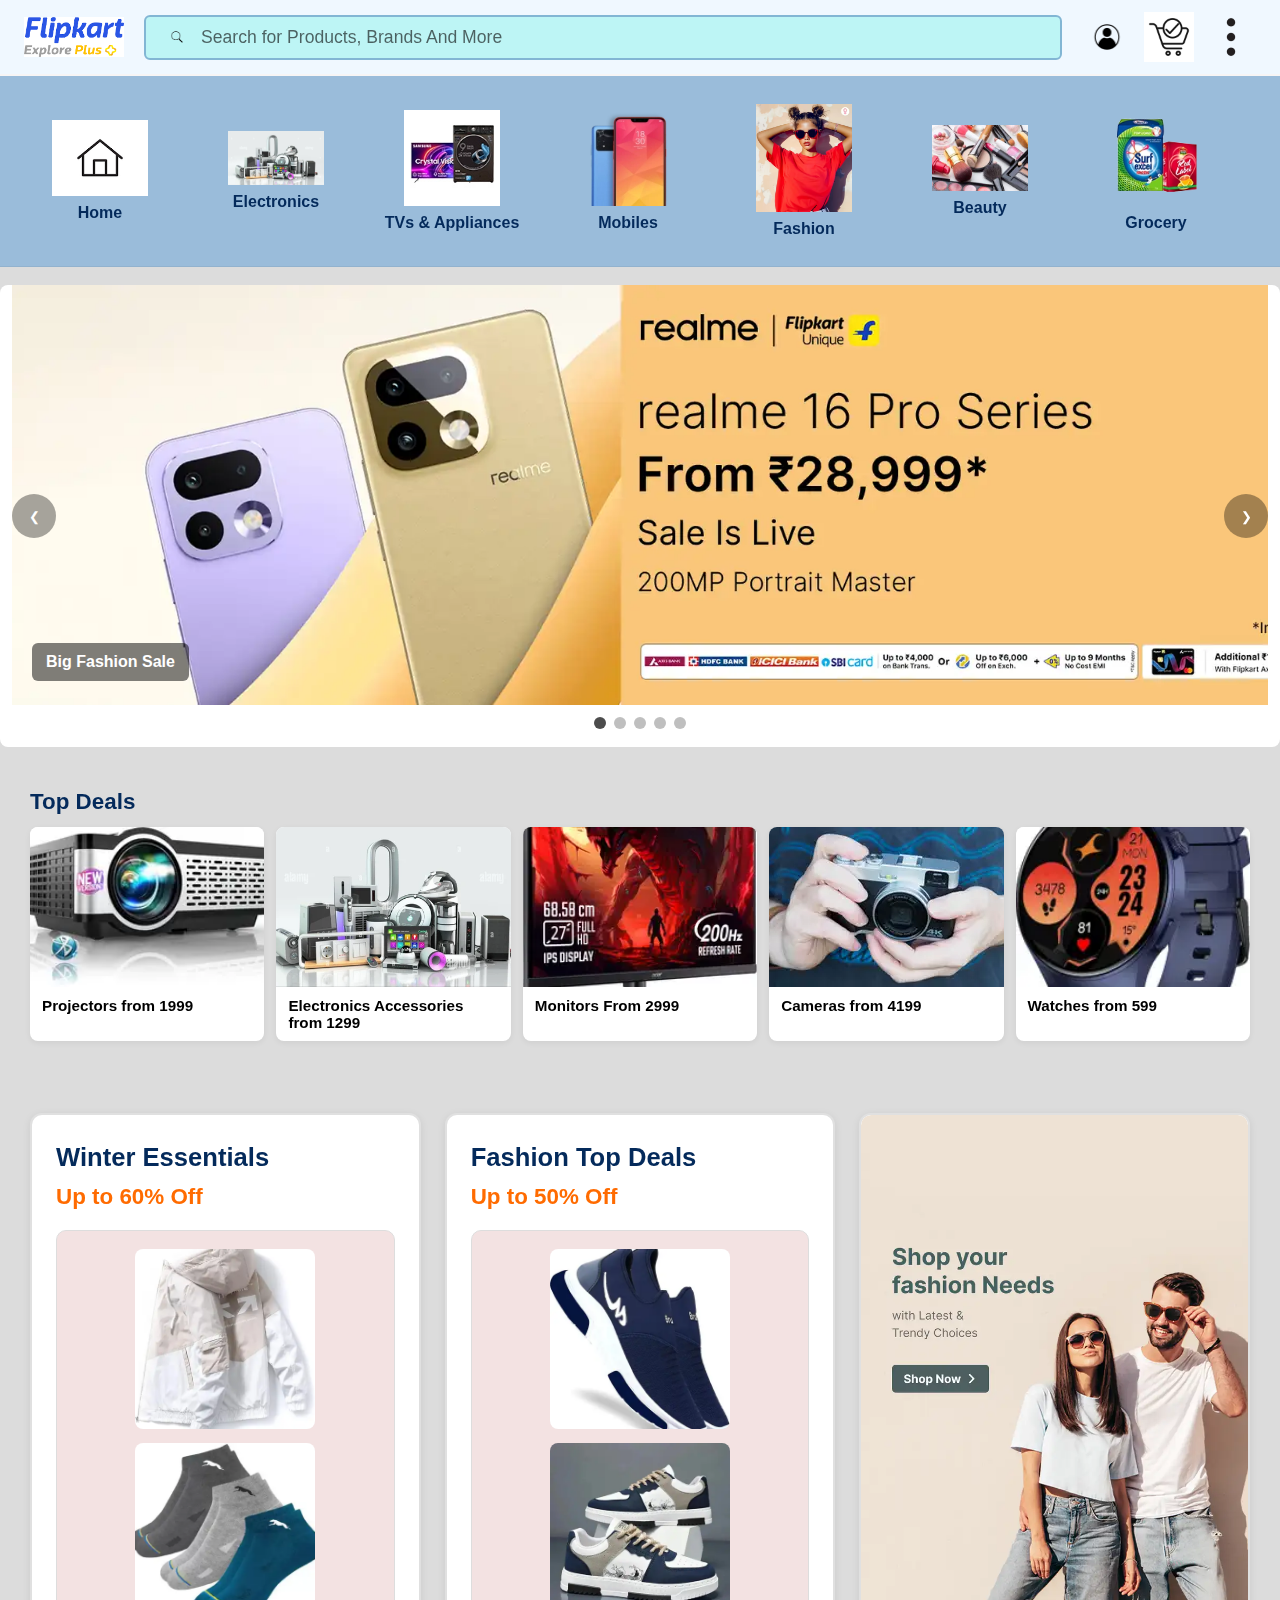
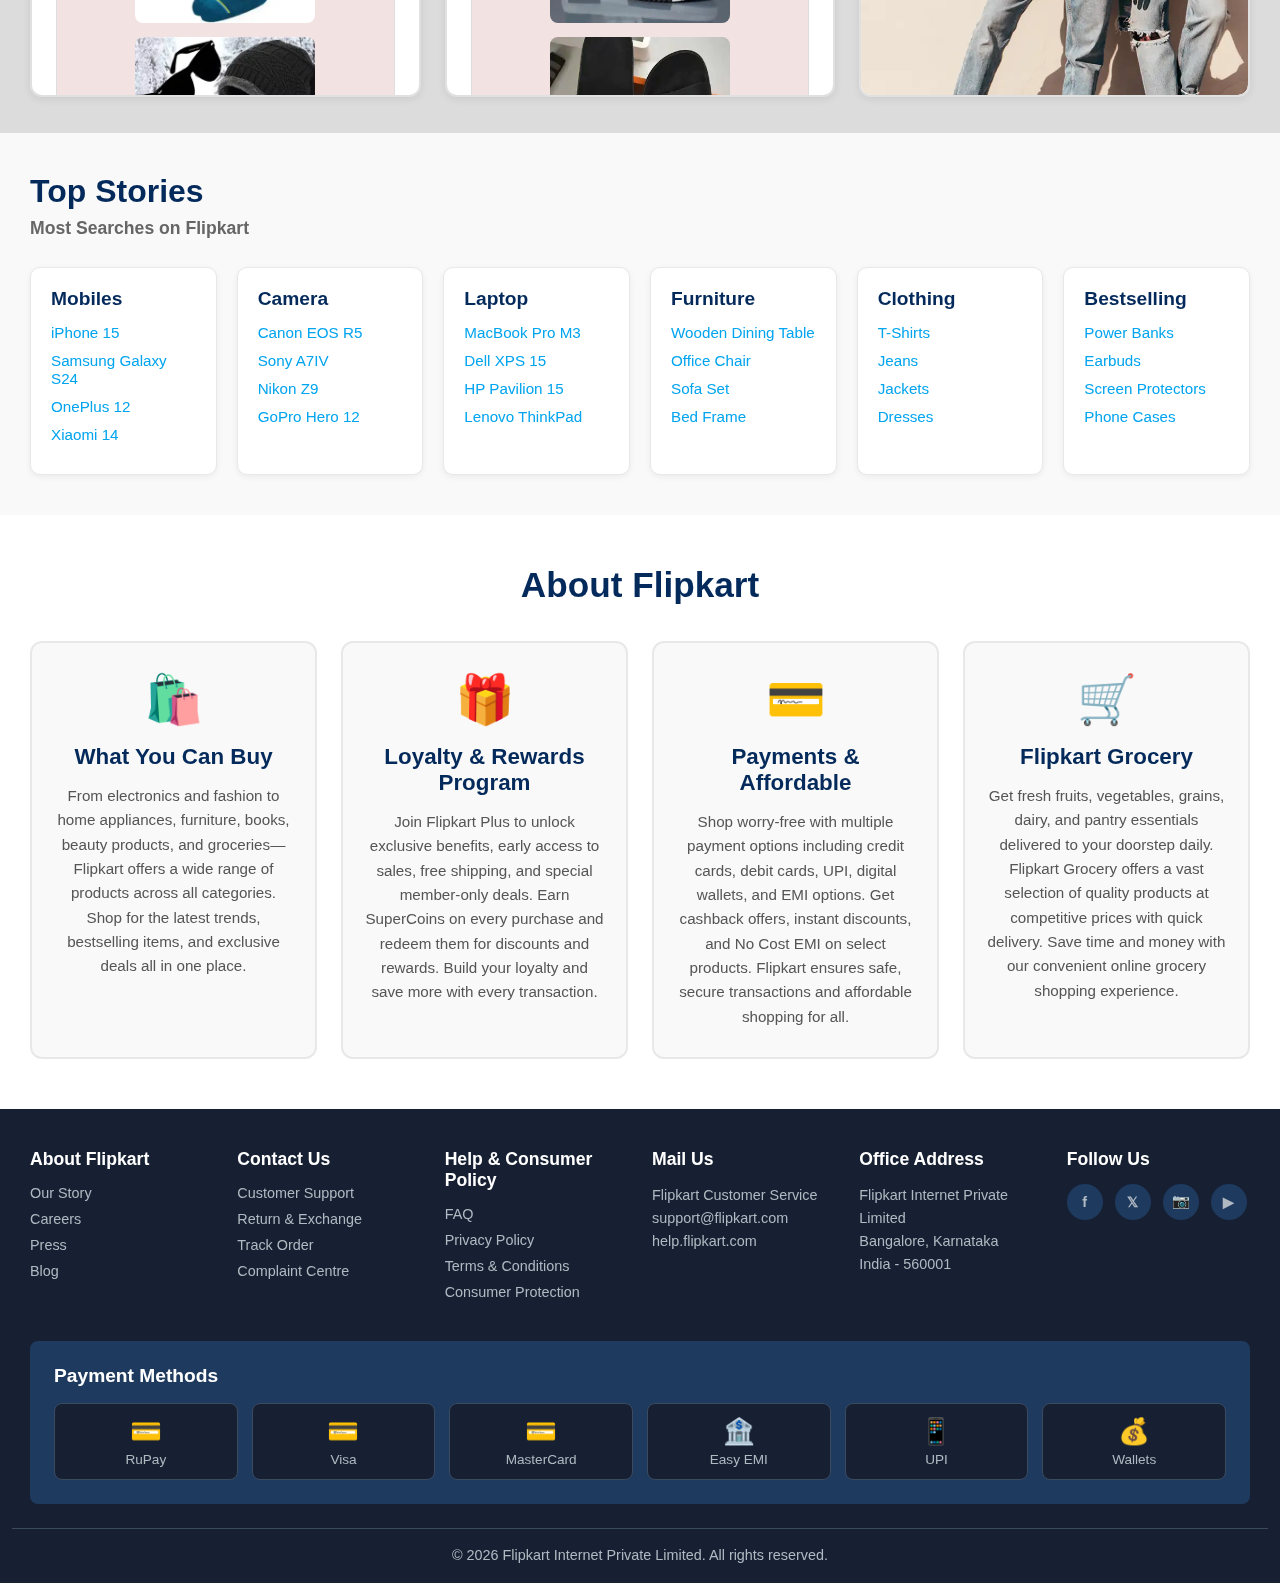
<file: index.html>
<!DOCTYPE html>
<html lang="en">
<head>
    <meta charset="UTF-8">
    <meta name="viewport" content="width=device-width, initial-scale=1.0">
    <title>Flipkart</title>
    <link rel="stylesheet" href="style.css">
</head>
<body>
    <header class="header">
        <img class="logo" src="assets/flip.png" alt="flipkart logo">
        <div class="search">
            <img class="search-icon" src="assets/search.png" alt="search icon">
            <span>Search for Products, Brands And More</span>
        </div>
        <div class="icons">
            <img class="icon" src="assets/login.png" alt="login icon">
            <img class="icon" src="assets/cart1.webp" alt="cart icon">
            <img class="icon" src="assets/more.png" alt="more icon">
        </div>
    </header>
    <nav class="menu" aria-label="Main menu">
        <a class="menu-item" href="#"><img class="menu-icon" src="assets/home.png" alt="home">Home</a>
        <a class="menu-item" href="#"><img class="menu-icon" src="assets/electronics.webp" alt="electronics">Electronics</a>
        <a class="menu-item" href="#"><img class="menu-icon" src="assets/tv%20appl.webp" alt="tv appliances">TVs & Appliances</a>
        <a class="menu-item" href="#"><img class="menu-icon" src="assets/mobiles.webp" alt="mobiles">Mobiles</a>
        <a class="menu-item" href="#"><img class="menu-icon" src="assets/fashion.avif" alt="fashion">Fashion</a>
        <a class="menu-item" href="#"><img class="menu-icon" src="assets/beauty.jpg" alt="beauty">Beauty</a>
        <a class="menu-item" href="#"><img class="menu-icon" src="assets/grocery.webp" alt="grocery">Grocery</a>
        <a class="menu-item" href="#"><img class="menu-icon" src="assets/offer.png" alt="offers">Offers</a>
    </nav>

    <section class="slideshow" aria-label="Homepage slideshow">
        <div class="slides">
            <div class="slide active">
                <img src="assets/slide1.webp" alt="Slide 1">
                <div class="caption">Big Fashion Sale</div>
            </div>
            <div class="slide">
                <img src="assets/slide3.webp" alt="Slide 2">
                <div class="caption">Up to 50% Off</div>
            </div>
            <div class="slide">
                <img src="assets/slide2.webp" alt="Slide 3">
                <div class="caption">New Arrivals</div>
            </div>
            <div class="slide">
                <img src="assets/slide4.webp" alt="Slide 4">
                <div class="caption">Limited Time Deal</div>
            </div>
            <div class="slide">
                <img src="assets/slide5.webp" alt="Slide 5">
                <div class="caption">Free Delivery Today</div>
            </div>
        </div>
        <button class="prev" aria-label="Previous slide">&#10094;</button>
        <button class="next" aria-label="Next slide">&#10095;</button>
        <div class="dots">
            <button class="dot active" data-index="0" aria-label="Slide 1"></button>
            <button class="dot" data-index="1" aria-label="Slide 2"></button>
            <button class="dot" data-index="2" aria-label="Slide 3"></button>
            <button class="dot" data-index="3" aria-label="Slide 4"></button>
            <button class="dot" data-index="4" aria-label="Slide 5"></button>
        </div>
    </section>
    
    <section class="top-deals" aria-label="Top deals">
        <div class="container">
            <h2 class="section-title">Top Deals</h2>
            <div class="deals-grid">
                <a class="deal" href="#">
                    <img src="assets/topdeal1.webp" alt="Top deal 1">
                    <div class="deal-title">Projectors from 1999</div>
                </a>
                <a class="deal" href="#">
                    <img src="assets/electronics.webp" alt="Top deal 2">
                    <div class="deal-title">Electronics Accessories from 1299</div>
                </a>
                <a class="deal" href="#">
                    <img src="assets/topdeal3.webp" alt="Top deal 3">
                    <div class="deal-title">Monitors From 2999</div>
                </a>
                <a class="deal" href="#">
                    <img src="assets/opdeal4.webp" alt="Top deal 4">
                    <div class="deal-title">Cameras from 4199</div>
                </a>
                <a class="deal" href="#">
                    <img src="assets/topdeal5.webp" alt="Top deal 5">
                    <div class="deal-title">Watches from 599</div>
                </a>
            </div>
        </div>
    </section>

    <section class="promo-row" aria-label="Promotional sections">
        <div class="promo-container">
            <div class="promo-card">
                <div class="promo-content">
                    <h3>Winter Essentials</h3>
                    <p class="discount">Up to 60% Off</p>
                    <div class="promo-images">
                        <img src="assets/menjacket.webp" alt="Winter jacket">
                        <img src="assets/socks.webp" alt="Winter socks">
                        <img src="assets/caps.webp" alt="Winter caps">
                        <img src="assets/waterbottle.webp" alt="Water bottle">
                    </div>
                </div>
            </div>
            <div class="promo-card">
                <div class="promo-content">
                    <h3>Fashion Top Deals</h3>
                    <p class="discount">Up to 50% Off</p>
                    <div class="promo-images">
                        <img src="assets/sportshoe.webp" alt="Sport shoes">
                        <img src="assets/casualshoes.webp" alt="Casual shoes">
                        <img src="assets/slippers.webp" alt="Slippers">
                        <img src="assets/wristwatch.webp" alt="Wristwatch">
                    </div>
                </div>
            </div>
            <div class="promo-card promo-shop-now">
                <img src="assets/shopnow.webp" alt="Shop Now" class="shop-now-img">
            </div>
        </div>
    </section>

    <section class="top-stories" aria-label="Top stories">
        <div class="stories-container">
            <h2 class="stories-title">Top Stories</h2>
            <p class="stories-subtitle">Most Searches on Flipkart</p>
            
            <div class="categories-grid">
                <div class="category-card">
                    <h3 class="category-title">Mobiles</h3>
                    <ul class="category-items">
                        <li><a href="#">iPhone 15</a></li>
                        <li><a href="#">Samsung Galaxy S24</a></li>
                        <li><a href="#">OnePlus 12</a></li>
                        <li><a href="#">Xiaomi 14</a></li>
                    </ul>
                </div>

                <div class="category-card">
                    <h3 class="category-title">Camera</h3>
                    <ul class="category-items">
                        <li><a href="#">Canon EOS R5</a></li>
                        <li><a href="#">Sony A7IV</a></li>
                        <li><a href="#">Nikon Z9</a></li>
                        <li><a href="#">GoPro Hero 12</a></li>
                    </ul>
                </div>

                <div class="category-card">
                    <h3 class="category-title">Laptop</h3>
                    <ul class="category-items">
                        <li><a href="#">MacBook Pro M3</a></li>
                        <li><a href="#">Dell XPS 15</a></li>
                        <li><a href="#">HP Pavilion 15</a></li>
                        <li><a href="#">Lenovo ThinkPad</a></li>
                    </ul>
                </div>

                <div class="category-card">
                    <h3 class="category-title">Furniture</h3>
                    <ul class="category-items">
                        <li><a href="#">Wooden Dining Table</a></li>
                        <li><a href="#">Office Chair</a></li>
                        <li><a href="#">Sofa Set</a></li>
                        <li><a href="#">Bed Frame</a></li>
                    </ul>
                </div>

                <div class="category-card">
                    <h3 class="category-title">Clothing</h3>
                    <ul class="category-items">
                        <li><a href="#">T-Shirts</a></li>
                        <li><a href="#">Jeans</a></li>
                        <li><a href="#">Jackets</a></li>
                        <li><a href="#">Dresses</a></li>
                    </ul>
                </div>

                <div class="category-card">
                    <h3 class="category-title">Bestselling</h3>
                    <ul class="category-items">
                        <li><a href="#">Power Banks</a></li>
                        <li><a href="#">Earbuds</a></li>
                        <li><a href="#">Screen Protectors</a></li>
                        <li><a href="#">Phone Cases</a></li>
                    </ul>
                </div>
            </div>
        </div>
    </section>

    <section class="about-flipkart" aria-label="About Flipkart">
        <div class="about-container">
            <h2 class="about-title">About Flipkart</h2>
            
            <div class="info-cards-grid">
                <div class="info-card">
                    <div class="info-icon">🛍️</div>
                    <h3>What You Can Buy</h3>
                    <p>From electronics and fashion to home appliances, furniture, books, beauty products, and groceries—Flipkart offers a wide range of products across all categories. Shop for the latest trends, bestselling items, and exclusive deals all in one place.</p>
                </div>

                <div class="info-card">
                    <div class="info-icon">🎁</div>
                    <h3>Loyalty & Rewards Program</h3>
                    <p>Join Flipkart Plus to unlock exclusive benefits, early access to sales, free shipping, and special member-only deals. Earn SuperCoins on every purchase and redeem them for discounts and rewards. Build your loyalty and save more with every transaction.</p>
                </div>

                <div class="info-card">
                    <div class="info-icon">💳</div>
                    <h3>Payments & Affordable</h3>
                    <p>Shop worry-free with multiple payment options including credit cards, debit cards, UPI, digital wallets, and EMI options. Get cashback offers, instant discounts, and No Cost EMI on select products. Flipkart ensures safe, secure transactions and affordable shopping for all.</p>
                </div>

                <div class="info-card">
                    <div class="info-icon">🛒</div>
                    <h3>Flipkart Grocery</h3>
                    <p>Get fresh fruits, vegetables, grains, dairy, and pantry essentials delivered to your doorstep daily. Flipkart Grocery offers a vast selection of quality products at competitive prices with quick delivery. Save time and money with our convenient online grocery shopping experience.</p>
                </div>
            </div>
        </div>
    </section>

    <footer class="footer">
        <div class="footer-content">
            <div class="footer-columns">
                <div class="footer-column">
                    <h4>About Flipkart</h4>
                    <ul>
                        <li><a href="#">Our Story</a></li>
                        <li><a href="#">Careers</a></li>
                        <li><a href="#">Press</a></li>
                        <li><a href="#">Blog</a></li>
                    </ul>
                </div>

                <div class="footer-column">
                    <h4>Contact Us</h4>
                    <ul>
                        <li><a href="#">Customer Support</a></li>
                        <li><a href="#">Return & Exchange</a></li>
                        <li><a href="#">Track Order</a></li>
                        <li><a href="#">Complaint Centre</a></li>
                    </ul>
                </div>

                <div class="footer-column">
                    <h4>Help & Consumer Policy</h4>
                    <ul>
                        <li><a href="#">FAQ</a></li>
                        <li><a href="#">Privacy Policy</a></li>
                        <li><a href="#">Terms & Conditions</a></li>
                        <li><a href="#">Consumer Protection</a></li>
                    </ul>
                </div>

                <div class="footer-column">
                    <h4>Mail Us</h4>
                    <p>Flipkart Customer Service<br>support@flipkart.com<br>help.flipkart.com</p>
                </div>

                <div class="footer-column">
                    <h4>Office Address</h4>
                    <p>Flipkart Internet Private Limited<br>Bangalore, Karnataka<br>India - 560001</p>
                </div>

                <div class="footer-column">
                    <h4>Follow Us</h4>
                    <div class="social-links">
                        <a href="#" class="social-icon">f</a>
                        <a href="#" class="social-icon">𝕏</a>
                        <a href="#" class="social-icon">📷</a>
                        <a href="#" class="social-icon">▶</a>
                    </div>
                </div>
            </div>

            <div class="payment-section">
                <h4>Payment Methods</h4>
                <div class="payment-cards">
                    <div class="payment-card">
                        <span class="card-icon">💳</span>
                        <span>RuPay</span>
                    </div>
                    <div class="payment-card">
                        <span class="card-icon">💳</span>
                        <span>Visa</span>
                    </div>
                    <div class="payment-card">
                        <span class="card-icon">💳</span>
                        <span>MasterCard</span>
                    </div>
                    <div class="payment-card">
                        <span class="card-icon">🏦</span>
                        <span>Easy EMI</span>
                    </div>
                    <div class="payment-card">
                        <span class="card-icon">📱</span>
                        <span>UPI</span>
                    </div>
                    <div class="payment-card">
                        <span class="card-icon">💰</span>
                        <span>Wallets</span>
                    </div>
                </div>
            </div>
        </div>

        <div class="footer-bottom">
            <p>&copy; 2026 Flipkart Internet Private Limited. All rights reserved.</p>
        </div>
    </footer>

    <script src="slides.js" defer></script>
    <script src="main.js" defer></script>
    </body>
</html>
</file>
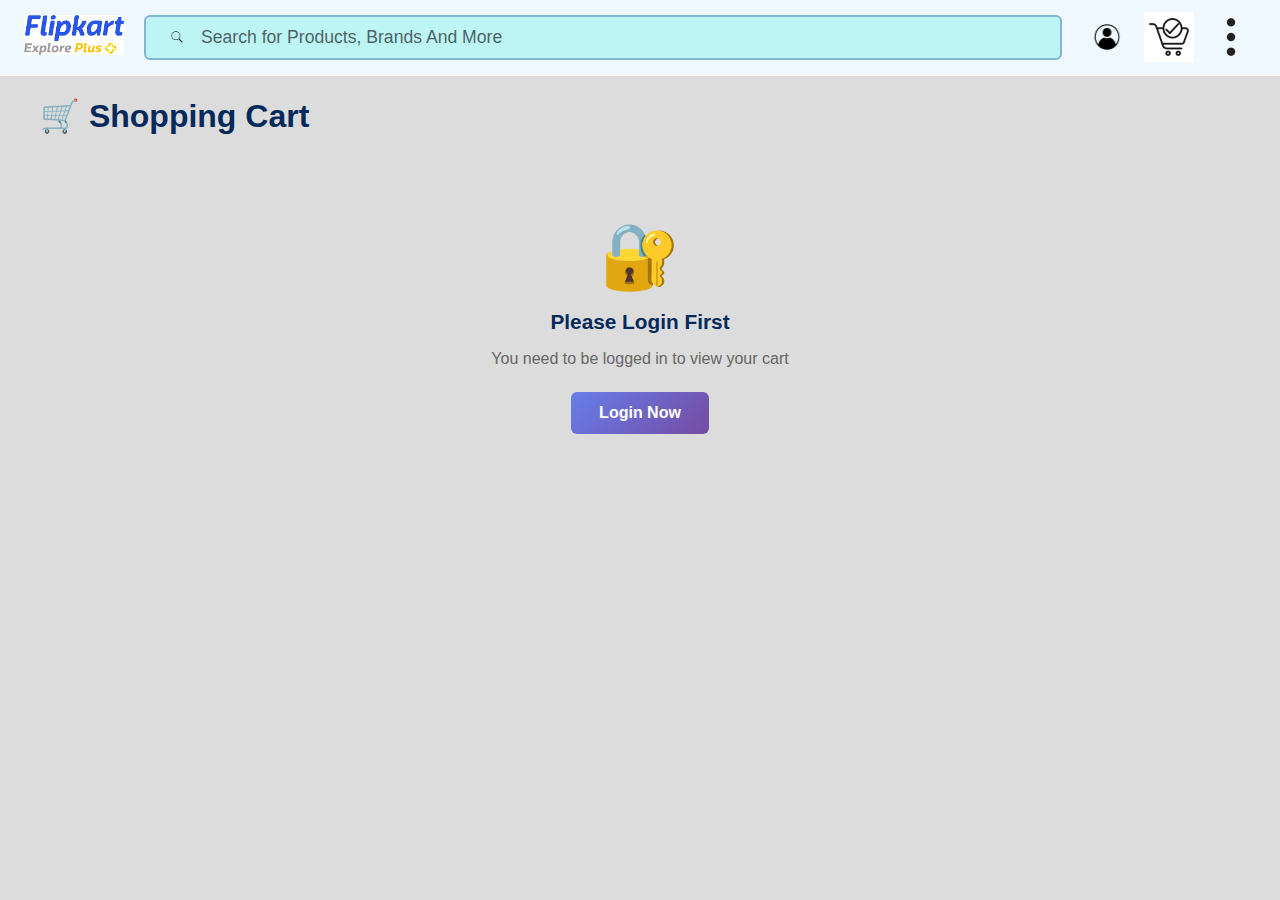
<file: cart.html>
<!DOCTYPE html>
<html lang="en">
<head>
    <meta charset="UTF-8">
    <meta name="viewport" content="width=device-width, initial-scale=1.0">
    <title>Shopping Cart - Flipkart</title>
    <link rel="stylesheet" href="style.css">
    <style>
        .cart-container {
            max-width: 1200px;
            margin: 20px auto;
            padding: 0 12px;
        }

        .cart-header {
            font-size: 2rem;
            color: #042a5b;
            font-weight: 700;
            margin-bottom: 24px;
        }

        .cart-content {
            display: grid;
            grid-template-columns: 2fr 1fr;
            gap: 20px;
        }

        .cart-items {
            background: #fff;
            border-radius: 8px;
            padding: 20px;
            box-shadow: 0 2px 8px rgba(0,0,0,0.08);
        }

        .cart-item {
            display: flex;
            gap: 16px;
            padding: 16px;
            border-bottom: 1px solid #f0f0f0;
            align-items: center;
        }

        .cart-item:last-child {
            border-bottom: none;
        }

        .cart-item-image {
            width: 100px;
            height: 100px;
            background: #f5f5f5;
            border-radius: 6px;
            display: flex;
            align-items: center;
            justify-content: center;
            font-size: 2.5rem;
        }

        .cart-item-details {
            flex: 1;
        }

        .cart-item-title {
            font-size: 1.1rem;
            font-weight: 700;
            color: #042a5b;
            margin-bottom: 6px;
        }

        .cart-item-price {
            font-size: 1.2rem;
            color: #ff6b00;
            font-weight: 700;
            margin-bottom: 8px;
        }

        .cart-item-desc {
            font-size: 0.9rem;
            color: #666;
            margin-bottom: 10px;
        }

        .quantity-control {
            display: flex;
            align-items: center;
            gap: 8px;
            margin-bottom: 10px;
        }

        .quantity-control button {
            width: 28px;
            height: 28px;
            border: 1px solid #ddd;
            background: #fff;
            cursor: pointer;
            border-radius: 4px;
            font-weight: 700;
            transition: all 200ms;
        }

        .quantity-control button:hover {
            background: #f0f0f0;
        }

        .quantity-control span {
            width: 40px;
            text-align: center;
            font-weight: 600;
        }

        .remove-btn {
            color: #ff6b00;
            background: none;
            border: none;
            cursor: pointer;
            font-weight: 600;
            font-size: 0.9rem;
            padding: 0;
        }

        .remove-btn:hover {
            text-decoration: underline;
        }

        .cart-summary {
            background: #fff;
            border-radius: 8px;
            padding: 20px;
            box-shadow: 0 2px 8px rgba(0,0,0,0.08);
            height: fit-content;
            position: sticky;
            top: 20px;
        }

        .summary-title {
            font-size: 1.2rem;
            font-weight: 700;
            color: #042a5b;
            margin-bottom: 16px;
        }

        .summary-row {
            display: flex;
            justify-content: space-between;
            padding: 10px 0;
            border-bottom: 1px solid #f0f0f0;
            font-size: 0.95rem;
        }

        .summary-row.total {
            border-bottom: none;
            font-size: 1.2rem;
            font-weight: 700;
            color: #042a5b;
            margin-top: 12px;
            padding-top: 12px;
            border-top: 2px solid #f0f0f0;
        }

        .checkout-btn {
            width: 100%;
            padding: 12px;
            background: linear-gradient(135deg, #667eea 0%, #764ba2 100%);
            color: #fff;
            border: none;
            border-radius: 6px;
            font-size: 1rem;
            font-weight: 700;
            cursor: pointer;
            margin-top: 20px;
            transition: transform 200ms, box-shadow 200ms;
        }

        .checkout-btn:hover {
            transform: translateY(-2px);
            box-shadow: 0 6px 20px rgba(102, 126, 234, 0.4);
        }

        .continue-shopping {
            width: 100%;
            padding: 10px;
            background: #f0f0f0;
            color: #042a5b;
            border: none;
            border-radius: 6px;
            font-size: 0.95rem;
            font-weight: 600;
            cursor: pointer;
            margin-top: 10px;
            transition: background 200ms;
        }

        .continue-shopping:hover {
            background: #e0e0e0;
        }

        .empty-cart {
            text-align: center;
            padding: 60px 20px;
            background: #fff;
            border-radius: 8px;
            box-shadow: 0 2px 8px rgba(0,0,0,0.08);
        }

        .empty-cart-icon {
            font-size: 4rem;
            margin-bottom: 16px;
        }

        .empty-cart-text {
            font-size: 1.4rem;
            color: #042a5b;
            font-weight: 700;
            margin-bottom: 8px;
        }

        .empty-cart-desc {
            color: #666;
            margin-bottom: 24px;
        }

        .home-btn {
            padding: 12px 28px;
            background: linear-gradient(135deg, #667eea 0%, #764ba2 100%);
            color: #fff;
            border: none;
            border-radius: 6px;
            font-size: 1rem;
            font-weight: 700;
            cursor: pointer;
            text-decoration: none;
            display: inline-block;
            transition: transform 200ms, box-shadow 200ms;
        }

        .home-btn:hover {
            transform: translateY(-2px);
            box-shadow: 0 6px 20px rgba(102, 126, 234, 0.4);
        }

        .login-prompt {
            text-align: center;
            padding: 60px 20px;
        }

        .login-prompt-icon {
            font-size: 4rem;
            margin-bottom: 16px;
        }

        .login-prompt-text {
            font-size: 1.3rem;
            color: #042a5b;
            font-weight: 700;
            margin-bottom: 16px;
        }

        .login-prompt-desc {
            color: #666;
            margin-bottom: 24px;
        }

        .login-link-btn {
            padding: 12px 28px;
            background: linear-gradient(135deg, #667eea 0%, #764ba2 100%);
            color: #fff;
            border: none;
            border-radius: 6px;
            font-size: 1rem;
            font-weight: 700;
            cursor: pointer;
            text-decoration: none;
            display: inline-block;
        }

        .login-link-btn:hover {
            transform: translateY(-2px);
            box-shadow: 0 6px 20px rgba(102, 126, 234, 0.4);
        }

        @media (max-width: 768px) {
            .cart-content {
                grid-template-columns: 1fr;
            }

            .cart-summary {
                position: static;
            }

            .cart-item {
                flex-wrap: wrap;
            }

            .cart-item-image {
                width: 80px;
                height: 80px;
                font-size: 2rem;
            }
        }
    </style>
</head>
<body>
    <header class="header">
        <a href="index.html"><img class="logo" src="assets/flip.png" alt="flipkart logo"></a>
        <div class="search">
            <img class="search-icon" src="assets/search.png" alt="search icon">
            <span>Search for Products, Brands And More</span>
        </div>
        <div class="icons">
            <img class="icon" src="assets/login.png" alt="login icon">
            <img class="icon" src="assets/cart1.webp" alt="cart icon">
            <img class="icon" src="assets/more.png" alt="more icon">
        </div>
    </header>

    <div class="cart-container">
        <h1 class="cart-header">🛒 Shopping Cart</h1>

        <div id="loginPrompt" class="login-prompt" style="display: none;">
            <div class="login-prompt-icon">🔐</div>
            <div class="login-prompt-text">Please Login First</div>
            <p class="login-prompt-desc">You need to be logged in to view your cart</p>
            <a href="login.html" class="login-link-btn">Login Now</a>
        </div>

        <div id="cartContent" style="display: none;">
            <div class="cart-content">
                <div class="cart-items" id="cartItems">
                    <!-- Cart items will be inserted here -->
                </div>

                <div class="cart-summary">
                    <div class="summary-title">Order Summary</div>
                    <div class="summary-row">
                        <span>Subtotal:</span>
                        <span id="subtotal">₹0</span>
                    </div>
                    <div class="summary-row">
                        <span>Delivery Charge:</span>
                        <span id="delivery">₹0</span>
                    </div>
                    <div class="summary-row">
                        <span>Discount (10%):</span>
                        <span id="discount" style="color: #27ae60;">-₹0</span>
                    </div>
                    <div class="summary-row total">
                        <span>Total Price:</span>
                        <span id="totalPrice">₹0</span>
                    </div>
                    <button class="checkout-btn">Proceed to Checkout</button>
                    <button class="continue-shopping">Continue Shopping</button>
                </div>
            </div>
        </div>

        <div id="emptyCart" class="empty-cart" style="display: none;">
            <div class="empty-cart-icon">🛍️</div>
            <div class="empty-cart-text">Your cart is empty</div>
            <p class="empty-cart-desc">Start shopping to add items to your cart</p>
            <a href="index.html" class="home-btn">Continue Shopping</a>
        </div>
    </div>

    <script src="cart.js" defer></script>
</body>
</html>
</file>
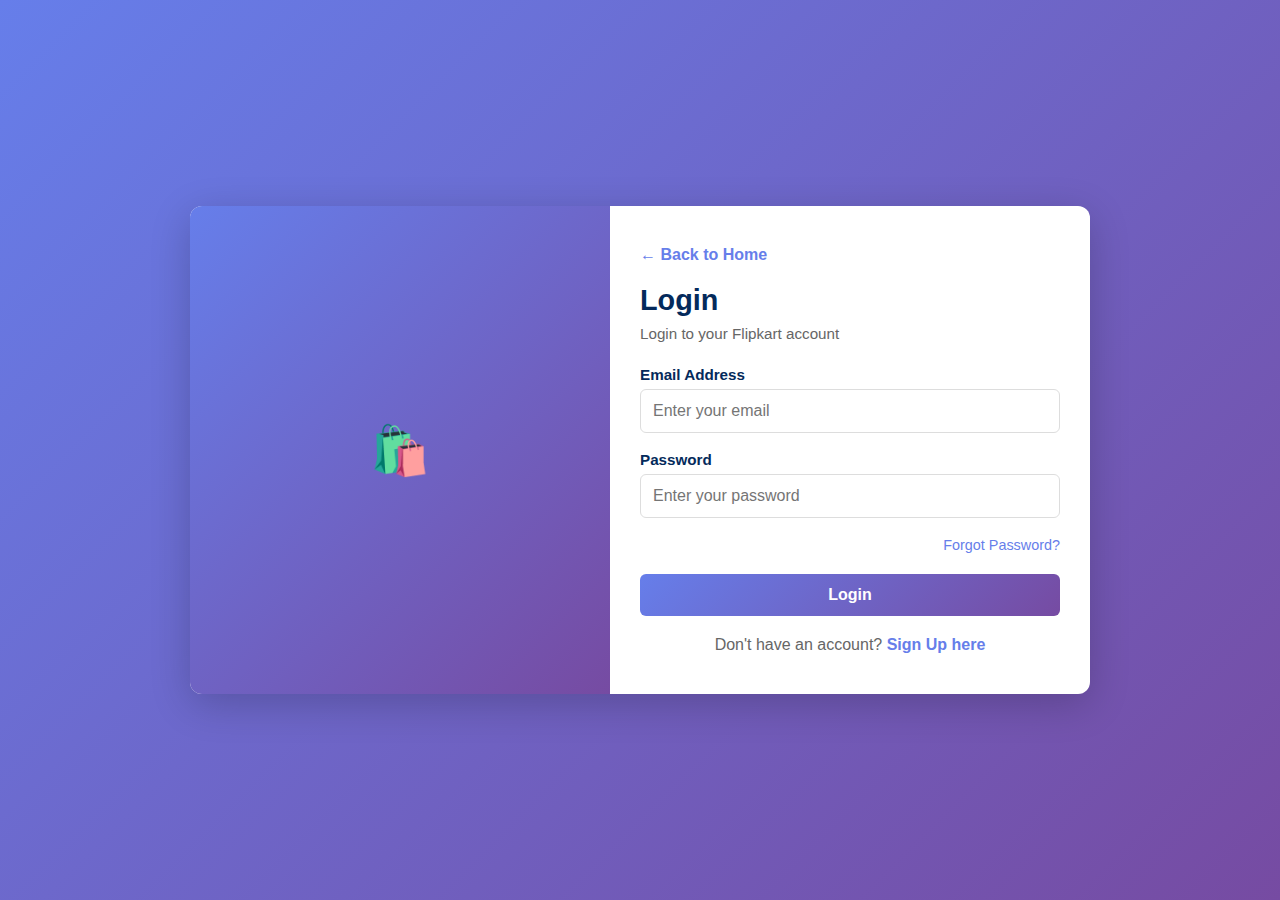
<file: login.html>
<!DOCTYPE html>
<html lang="en">
<head>
    <meta charset="UTF-8">
    <meta name="viewport" content="width=device-width, initial-scale=1.0">
    <title>Login - Flipkart</title>
    <style>
        * {
            margin: 0;
            padding: 0;
            box-sizing: border-box;
        }

        body {
            font-family: Arial, Helvetica, sans-serif;
            background: linear-gradient(135deg, #667eea 0%, #764ba2 100%);
            min-height: 100vh;
            display: flex;
            align-items: center;
            justify-content: center;
        }

        .login-container {
            display: flex;
            width: 90%;
            max-width: 900px;
            background: #fff;
            border-radius: 12px;
            box-shadow: 0 10px 40px rgba(0,0,0,0.2);
            overflow: hidden;
        }

        .login-image {
            flex: 1;
            background: linear-gradient(135deg, #667eea 0%, #764ba2 100%);
            display: flex;
            align-items: center;
            justify-content: center;
            color: #fff;
            font-size: 3rem;
            font-weight: 700;
        }

        .login-form {
            flex: 1;
            padding: 40px 30px;
        }

        .login-form h2 {
            color: #042a5b;
            margin-bottom: 8px;
            font-size: 1.8rem;
        }

        .login-form p {
            color: #666;
            margin-bottom: 24px;
            font-size: 0.95rem;
        }

        .form-group {
            margin-bottom: 18px;
        }

        .form-group label {
            display: block;
            margin-bottom: 6px;
            color: #042a5b;
            font-weight: 600;
            font-size: 0.95rem;
        }

        .form-group input {
            width: 100%;
            padding: 12px;
            border: 1px solid #ddd;
            border-radius: 6px;
            font-size: 1rem;
            transition: border-color 200ms;
        }

        .form-group input:focus {
            outline: none;
            border-color: #667eea;
            box-shadow: 0 0 8px rgba(102, 126, 234, 0.3);
        }

        .forgot-password {
            text-align: right;
            margin-bottom: 20px;
        }

        .forgot-password a {
            color: #667eea;
            text-decoration: none;
            font-size: 0.9rem;
        }

        .forgot-password a:hover {
            text-decoration: underline;
        }

        .login-btn {
            width: 100%;
            padding: 12px;
            background: linear-gradient(135deg, #667eea 0%, #764ba2 100%);
            color: #fff;
            border: none;
            border-radius: 6px;
            font-size: 1rem;
            font-weight: 700;
            cursor: pointer;
            transition: transform 200ms, box-shadow 200ms;
        }

        .login-btn:hover {
            transform: translateY(-2px);
            box-shadow: 0 6px 20px rgba(102, 126, 234, 0.4);
        }

        .signup-link {
            text-align: center;
            margin-top: 20px;
            color: #666;
        }

        .signup-link a {
            color: #667eea;
            text-decoration: none;
            font-weight: 700;
        }

        .signup-link a:hover {
            text-decoration: underline;
        }

        .error {
            color: #e74c3c;
            font-size: 0.85rem;
            margin-top: 4px;
            display: none;
        }

        .success {
            background: #d4edda;
            color: #155724;
            padding: 12px;
            border-radius: 6px;
            margin-bottom: 20px;
            display: none;
            font-size: 0.95rem;
        }

        .home-link {
            display: inline-block;
            margin-bottom: 20px;
            color: #667eea;
            text-decoration: none;
            font-weight: 600;
        }

        .home-link:hover {
            text-decoration: underline;
        }

        @media (max-width: 768px) {
            .login-container {
                flex-direction: column;
            }

            .login-image {
                padding: 30px;
                font-size: 2.5rem;
            }

            .login-form {
                padding: 30px 20px;
            }

            .login-form h2 {
                font-size: 1.5rem;
            }
        }
    </style>
</head>
<body>
    <div class="login-container">
        <div class="login-image">
            🛍️
        </div>

        <div class="login-form">
            <a href="index.html" class="home-link">← Back to Home</a>
            
            <h2>Login</h2>
            <p>Login to your Flipkart account</p>

            <div class="success" id="successMsg">Login successful! Redirecting...</div>

            <form id="loginForm">
                <div class="form-group">
                    <label for="email">Email Address</label>
                    <input type="email" id="email" name="email" placeholder="Enter your email" required>
                    <div class="error" id="emailError">Please enter a valid email</div>
                </div>

                <div class="form-group">
                    <label for="password">Password</label>
                    <input type="password" id="password" name="password" placeholder="Enter your password" required>
                    <div class="error" id="passwordError">Password must be at least 6 characters</div>
                </div>

                <div class="forgot-password">
                    <a href="#">Forgot Password?</a>
                </div>

                <button type="submit" class="login-btn">Login</button>
            </form>

            <div class="signup-link">
                Don't have an account? <a href="signup.html">Sign Up here</a>
            </div>
        </div>
    </div>

    <script src="auth.js" defer></script>
</body>
</html>
</file>
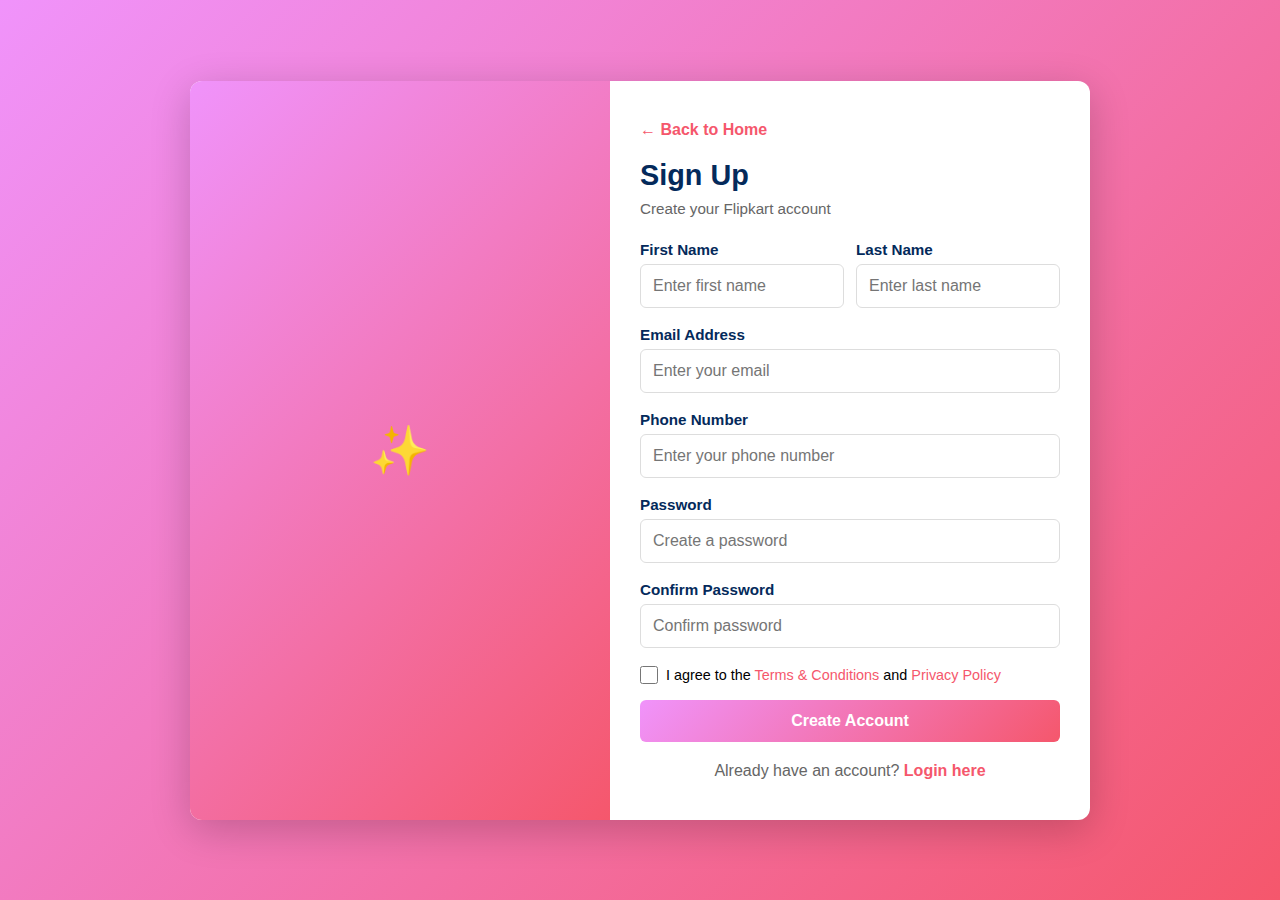
<file: signup.html>
<!DOCTYPE html>
<html lang="en">
<head>
    <meta charset="UTF-8">
    <meta name="viewport" content="width=device-width, initial-scale=1.0">
    <title>Sign Up - Flipkart</title>
    <style>
        * {
            margin: 0;
            padding: 0;
            box-sizing: border-box;
        }

        body {
            font-family: Arial, Helvetica, sans-serif;
            background: linear-gradient(135deg, #f093fb 0%, #f5576c 100%);
            min-height: 100vh;
            display: flex;
            align-items: center;
            justify-content: center;
        }

        .signup-container {
            display: flex;
            width: 90%;
            max-width: 900px;
            background: #fff;
            border-radius: 12px;
            box-shadow: 0 10px 40px rgba(0,0,0,0.2);
            overflow: hidden;
        }

        .signup-image {
            flex: 1;
            background: linear-gradient(135deg, #f093fb 0%, #f5576c 100%);
            display: flex;
            align-items: center;
            justify-content: center;
            color: #fff;
            font-size: 3rem;
            font-weight: 700;
        }

        .signup-form {
            flex: 1;
            padding: 40px 30px;
            max-height: 90vh;
            overflow-y: auto;
        }

        .signup-form h2 {
            color: #042a5b;
            margin-bottom: 8px;
            font-size: 1.8rem;
        }

        .signup-form p {
            color: #666;
            margin-bottom: 24px;
            font-size: 0.95rem;
        }

        .form-group {
            margin-bottom: 18px;
        }

        .form-group label {
            display: block;
            margin-bottom: 6px;
            color: #042a5b;
            font-weight: 600;
            font-size: 0.95rem;
        }

        .form-group input, .form-group select {
            width: 100%;
            padding: 12px;
            border: 1px solid #ddd;
            border-radius: 6px;
            font-size: 1rem;
            transition: border-color 200ms;
        }

        .form-group input:focus, .form-group select:focus {
            outline: none;
            border-color: #f5576c;
            box-shadow: 0 0 8px rgba(245, 87, 108, 0.3);
        }

        .form-row {
            display: grid;
            grid-template-columns: 1fr 1fr;
            gap: 12px;
        }

        .terms {
            display: flex;
            align-items: center;
            margin: 16px 0;
        }

        .terms input[type="checkbox"] {
            width: 18px;
            height: 18px;
            cursor: pointer;
            margin-right: 8px;
        }

        .terms label {
            margin: 0;
            font-size: 0.9rem;
            cursor: pointer;
        }

        .terms a {
            color: #f5576c;
            text-decoration: none;
        }

        .terms a:hover {
            text-decoration: underline;
        }

        .signup-btn {
            width: 100%;
            padding: 12px;
            background: linear-gradient(135deg, #f093fb 0%, #f5576c 100%);
            color: #fff;
            border: none;
            border-radius: 6px;
            font-size: 1rem;
            font-weight: 700;
            cursor: pointer;
            transition: transform 200ms, box-shadow 200ms;
        }

        .signup-btn:hover {
            transform: translateY(-2px);
            box-shadow: 0 6px 20px rgba(245, 87, 108, 0.4);
        }

        .login-link {
            text-align: center;
            margin-top: 20px;
            color: #666;
        }

        .login-link a {
            color: #f5576c;
            text-decoration: none;
            font-weight: 700;
        }

        .login-link a:hover {
            text-decoration: underline;
        }

        .error {
            color: #e74c3c;
            font-size: 0.85rem;
            margin-top: 4px;
            display: none;
        }

        .success {
            background: #d4edda;
            color: #155724;
            padding: 12px;
            border-radius: 6px;
            margin-bottom: 20px;
            display: none;
            font-size: 0.95rem;
        }

        .home-link {
            display: inline-block;
            margin-bottom: 20px;
            color: #f5576c;
            text-decoration: none;
            font-weight: 600;
        }

        .home-link:hover {
            text-decoration: underline;
        }

        @media (max-width: 768px) {
            .signup-container {
                flex-direction: column;
            }

            .signup-image {
                padding: 30px;
                font-size: 2.5rem;
            }

            .signup-form {
                padding: 30px 20px;
            }

            .signup-form h2 {
                font-size: 1.5rem;
            }

            .form-row {
                grid-template-columns: 1fr;
            }
        }
    </style>
</head>
<body>
    <div class="signup-container">
        <div class="signup-image">
            ✨
        </div>

        <div class="signup-form">
            <a href="index.html" class="home-link">← Back to Home</a>
            
            <h2>Sign Up</h2>
            <p>Create your Flipkart account</p>

            <div class="success" id="successMsg">Account created successfully! Redirecting to login...</div>

            <form id="signupForm">
                <div class="form-row">
                    <div class="form-group">
                        <label for="firstName">First Name</label>
                        <input type="text" id="firstName" name="firstName" placeholder="Enter first name" required>
                        <div class="error" id="firstNameError">First name is required</div>
                    </div>

                    <div class="form-group">
                        <label for="lastName">Last Name</label>
                        <input type="text" id="lastName" name="lastName" placeholder="Enter last name" required>
                        <div class="error" id="lastNameError">Last name is required</div>
                    </div>
                </div>

                <div class="form-group">
                    <label for="signupEmail">Email Address</label>
                    <input type="email" id="signupEmail" name="signupEmail" placeholder="Enter your email" required>
                    <div class="error" id="signupEmailError">Please enter a valid email</div>
                </div>

                <div class="form-group">
                    <label for="phone">Phone Number</label>
                    <input type="tel" id="phone" name="phone" placeholder="Enter your phone number" required>
                    <div class="error" id="phoneError">Please enter a valid 10-digit phone number</div>
                </div>

                <div class="form-group">
                    <label for="signupPassword">Password</label>
                    <input type="password" id="signupPassword" name="signupPassword" placeholder="Create a password" required>
                    <div class="error" id="signupPasswordError">Password must be at least 6 characters</div>
                </div>

                <div class="form-group">
                    <label for="confirmPassword">Confirm Password</label>
                    <input type="password" id="confirmPassword" name="confirmPassword" placeholder="Confirm password" required>
                    <div class="error" id="confirmPasswordError">Passwords do not match</div>
                </div>

                <div class="terms">
                    <input type="checkbox" id="terms" name="terms" required>
                    <label for="terms">I agree to the <a href="#">Terms & Conditions</a> and <a href="#">Privacy Policy</a></label>
                </div>

                <button type="submit" class="signup-btn">Create Account</button>
            </form>

            <div class="login-link">
                Already have an account? <a href="login.html">Login here</a>
            </div>
        </div>
    </div>

    <script src="auth.js" defer></script>
</body>
</html>
</file>
<file: style.css>
body {
    background-color: gainsboro;
    margin: 0;
    font-family: Arial, Helvetica, sans-serif;
}

/* Header container using flexbox so items align consistently */
.header {
    display: flex;
    align-items: center;
    gap: 20px;
    padding: 12px 24px;
    background-color: aliceblue;
    border-bottom: 2px solid rgb(247, 245, 245);
}

.logo {
    width: 100px;
    height: auto;
}

.search {
    flex: 1;
    display: flex;
    align-items: center;
    gap: 10px;
    font-size: 1.1rem;
    padding: 10px 17px;
    border-radius: 6px;
    background-color: rgb(189, 245, 245);
    border: 2px solid rgb(130, 182, 212);
}

.search span {
    flex: 1;
    opacity: 0.6;
}

.search-icon {
    width: 28px;
    height: auto;
    display: block;
}

.icons {
    display: flex;
    align-items: center;
    gap: 12px;
}

.icon {
    width: 50px;
    height: auto;
    display: flex;
}

/* Responsive tweaks */
@media (max-width: 600px) {
    .logo { width: 90px; }
    .search { font-size: 0.95rem; padding: 8px 10px; }
    .icon { width: 28px; }
}
.menu {
    display: flex;
    gap: 24px;
    align-items: center;
    justify-content: space-around;
    background-color: rgb(154, 188, 218);
    padding: 16px 24px;
    overflow-x: auto;
    -webkit-overflow-scrolling: touch;
    white-space: nowrap;
    border-bottom: 1px solid rgba(0,0,0,0.05);
}

.menu-item {
    display: inline-flex;
    flex-direction: column;
    align-items: center;
    gap: 8px;
    color: #042a5b;
    text-decoration: none;
    padding: 12px 16px;
    border-radius: 8px;
    font-weight: 700;
    font-size: 1rem;
    min-width: 120px;
}

.menu-item:hover {
    background: rgba(255,255,255,0.35);
}

.menu-icon {
    width: 96px;
    height: auto;
    display: inline-block;
}

/* Make menu scrollable on very small screens */
@media (max-width: 800px) {
    .menu { gap: 16px; padding: 12px 16px; }
    .menu-item { min-width: 100px; padding: 10px 12px; font-size: 0.95rem; }
    .menu-icon { width: 72px; }
}

@media (max-width: 480px) {
    .menu { gap: 10px; padding: 8px 10px; }
    .menu-item { padding: 8px 10px; font-size: 0.85rem; min-width: 72px; }
    .menu-icon { width: 52px; }
}

/* Slideshow styles */
.slideshow {
    position: relative;
    max-width: 100%;
    margin: 18px auto;
    border-radius: 8px;
    overflow: hidden;
    background: #fff;
    padding: 0 12px;
}
.slides { position: relative; height: 420px; }
.slide {
    position: absolute;
    inset: 0;
    display: flex;
    align-items: center;
    justify-content: center;
    opacity: 0;
    transform: translateX(4%);
    transition: opacity 600ms ease, transform 600ms ease;
}
.slide.active { opacity: 1; transform: translateX(0); position: relative; }
.slide img { width: 100%; height: 420px; object-fit: cover; display: block; }
.caption {
    position: absolute;
    left: 20px;
    bottom: 24px;
    background: rgba(0,0,0,0.5);
    color: #fff;
    padding: 10px 14px;
    border-radius: 6px;
    font-weight: 700;
}
.prev, .next {
    position: absolute;
    top: 50%;
    transform: translateY(-50%);
    background: rgba(0,0,0,0.35);
    color: #fff;
    border: none;
    width: 44px;
    height: 44px;
    display: grid;
    place-items: center;
    border-radius: 50%;
    cursor: pointer;
}
.prev { left: 12px; }
.next { right: 12px; }
.prev:hover, .next:hover { background: rgba(0,0,0,0.6); }
.dots { display: flex; gap: 8px; justify-content: center; padding: 12px 0 18px; }
.dot {
    width: 12px; height: 12px; border-radius: 50%; background: rgba(0,0,0,0.25);
    border: none; cursor: pointer; padding: 0;
}
.dot.active { background: rgba(0,0,0,0.7); }

@media (max-width: 900px) {
    .slides { height: 260px; }
    .slide img { height: 260px; }
}

@media (max-width: 480px) {
    .slides { height: 180px; }
    .slide img { height: 180px; }
    .caption { left: 12px; bottom: 12px; font-size: 0.9rem; }
}

/* Top Deals section */
.top-deals { background: transparent; padding: 18px 12px 36px; }
.top-deals .container { max-width: 100%; margin: 0 auto; padding: 0 18px; }
.top-deals .section-title { font-size: 1.4rem; color: #042a5b; margin: 6px 0 12px; }
.deals-grid {
    display: grid;
    grid-template-columns: repeat(5, 1fr);
    gap: 12px;
}
.deal { display: block; background: #fff; border-radius: 8px; overflow: hidden; text-decoration: none; color: inherit; box-shadow: 0 2px 6px rgba(0,0,0,0.06); }
.deal img { width: 100%; height: 160px; object-fit: cover; display: block; }
.deal-title { padding: 10px 12px; font-weight: 700; font-size: 0.95rem; }
.deal:hover { transform: translateY(-4px); transition: transform 200ms ease; box-shadow: 0 6px 18px rgba(0,0,0,0.08); }

@media (max-width: 1000px) {
    .deals-grid { grid-template-columns: repeat(3, 1fr); }
    .deal img { height: 200px; }
}

@media (max-width: 600px) {
    .deals-grid { grid-template-columns: repeat(2, 1fr); }
    .deal img { height: 120px; }
}

/* Promo Row - Three Column Section */
.promo-row { background: transparent; padding: 36px 12px; }
.promo-container { max-width: 100%; margin: 0 auto; display: grid; grid-template-columns: repeat(3, 1fr); gap: 24px; padding: 0 18px; }
.promo-card { background: #fff; border-radius: 12px; overflow: hidden; box-shadow: 0 2px 8px rgba(0,0,0,0.08); height: 580px; border: 2px solid #e0e0e0; }
.promo-card:hover { transform: translateY(-8px); transition: transform 200ms ease; box-shadow: 0 8px 20px rgba(0,0,0,0.15); }
.promo-content { padding: 28px 24px; }
.promo-card h3 { margin: 0 0 12px; font-size: 1.6rem; color: #042a5b; font-weight: 700; }
.promo-card .discount { margin: 0 0 20px; color: #ff6b00; font-weight: 700; font-size: 1.4rem; }
.promo-images { display: flex; gap: 14px; flex-wrap: wrap; justify-content: center; background: #f3e2e2; border: 1px solid #ddd; border-radius: 10px; padding: 18px; }
.promo-images img { width: 180px; height: 180px; object-fit: cover; border-radius: 8px; }
.promo-shop-now { padding: 0; height: 580px; border: 2px solid #e0e0e0; }
.shop-now-img { width: 100%; height: 100%; object-fit: cover; display: block; border-radius: 10px; }

@media (max-width: 900px) {
    .promo-container { grid-template-columns: repeat(2, 1fr); }
}

@media (max-width: 600px) {
    .promo-container { grid-template-columns: 1fr; }
    .promo-card h3 { font-size: 1rem; }
    .shop-now-img { height: 200px; }
}

@media (max-width: 380px) {
    .deals-grid { grid-template-columns: 1fr; }
}

/* Top Stories Section */
.top-stories { background: #f9f9f9; padding: 40px 12px; }
.stories-container { max-width: 100%; margin: 0 auto; padding: 0 18px; }
.stories-title { font-size: 2rem; color: #042a5b; font-weight: 700; margin: 0 0 8px; }
.stories-subtitle { font-size: 1.1rem; color: #666; margin: 0 0 28px; font-weight: 600; }
.categories-grid { display: grid; grid-template-columns: repeat(6, 1fr); gap: 20px; }
.category-card { background: #fff; border-radius: 10px; padding: 20px; box-shadow: 0 2px 6px rgba(0,0,0,0.06); border: 1px solid #e8e8e8; }
.category-card:hover { transform: translateY(-4px); box-shadow: 0 4px 12px rgba(0,0,0,0.1); transition: all 200ms ease; }
.category-title { margin: 0 0 14px; font-size: 1.2rem; color: #042a5b; font-weight: 700; }
.category-items { list-style: none; margin: 0; padding: 0; }
.category-items li { margin: 0 0 10px; }
.category-items a { color: #00a4ef; text-decoration: none; font-size: 0.95rem; }
.category-items a:hover { color: #0081aa; text-decoration: underline; }

@media (max-width: 1200px) {
    .categories-grid { grid-template-columns: repeat(3, 1fr); }
}

@media (max-width: 768px) {
    .categories-grid { grid-template-columns: repeat(2, 1fr); }
    .stories-title { font-size: 1.6rem; }
}

@media (max-width: 480px) {
    .categories-grid { grid-template-columns: 1fr; }
    .stories-title { font-size: 1.4rem; }
    .stories-container { padding: 0 12px; }
}

/* About Flipkart Section */
.about-flipkart { background: #fff; padding: 50px 12px; }
.about-container { max-width: 100%; margin: 0 auto; padding: 0 18px; }
.about-title { font-size: 2.2rem; color: #042a5b; font-weight: 700; margin: 0 0 36px; text-align: center; }
.info-cards-grid { display: grid; grid-template-columns: repeat(4, 1fr); gap: 24px; }
.info-card { background: #f9f9f9; border-radius: 12px; padding: 28px 20px; border: 2px solid #e8e8e8; text-align: center; }
.info-card:hover { transform: translateY(-8px); box-shadow: 0 8px 24px rgba(0,0,0,0.12); border-color: #00a4ef; transition: all 300ms ease; }
.info-icon { font-size: 3rem; margin: 0 0 16px; }
.info-card h3 { margin: 0 0 14px; font-size: 1.4rem; color: #042a5b; font-weight: 700; }
.info-card p { margin: 0; font-size: 0.95rem; color: #555; line-height: 1.6; }

@media (max-width: 1200px) {
    .info-cards-grid { grid-template-columns: repeat(2, 1fr); }
}

@media (max-width: 768px) {
    .info-cards-grid { grid-template-columns: 1fr; }
    .about-title { font-size: 1.8rem; margin-bottom: 28px; }
}

@media (max-width: 480px) {
    .about-flipkart { padding: 36px 12px; }
    .about-container { padding: 0 12px; }
    .about-title { font-size: 1.5rem; }
    .info-card { padding: 20px 16px; }
    .info-icon { font-size: 2.4rem; }
    .info-card h3 { font-size: 1.2rem; }
}

/* Footer Section */
.footer { background: #172033; color: #fff; padding: 40px 12px 20px; }
.footer-content { max-width: 100%; margin: 0 auto; padding: 0 18px; }
.footer-columns { display: grid; grid-template-columns: repeat(6, 1fr); gap: 24px; margin-bottom: 32px; }
.footer-column h4 { margin: 0 0 14px; font-size: 1.1rem; font-weight: 700; color: #fff; }
.footer-column ul { list-style: none; margin: 0; padding: 0; }
.footer-column li { margin: 0 0 8px; }
.footer-column a { color: #b0b8c1; text-decoration: none; font-size: 0.9rem; }
.footer-column a:hover { color: #fff; }
.footer-column p { margin: 0; color: #b0b8c1; font-size: 0.9rem; line-height: 1.6; }
.social-links { display: flex; gap: 12px; }
.social-icon { display: inline-flex; align-items: center; justify-content: center; width: 36px; height: 36px; background: #1e3a5f; border-radius: 50%; color: #00a4ef; text-decoration: none; font-weight: 700; }
.social-icon:hover { background: #00a4ef; color: #fff; }

/* Payment Section */
.payment-section { background: #1e3a5f; padding: 24px; border-radius: 8px; margin-bottom: 24px; }
.payment-section h4 { margin: 0 0 16px; font-size: 1.2rem; color: #fff; }
.payment-cards { display: grid; grid-template-columns: repeat(6, 1fr); gap: 14px; }
.payment-card { background: #172033; padding: 12px; border-radius: 8px; display: flex; flex-direction: column; align-items: center; justify-content: center; text-align: center; border: 1px solid #3a4a5f; cursor: pointer; }
.payment-card:hover { background: #233344; border-color: #00a4ef; }
.card-icon { font-size: 1.6rem; margin: 0 0 6px; }
.payment-card span:last-child { font-size: 0.85rem; color: #b0b8c1; }

/* Footer Bottom */
.footer-bottom { border-top: 1px solid #3a4a5f; padding-top: 18px; text-align: center; }
.footer-bottom p { margin: 0; color: #b0b8c1; font-size: 0.9rem; }

@media (max-width: 1200px) {
    .footer-columns { grid-template-columns: repeat(3, 1fr); }
    .payment-cards { grid-template-columns: repeat(3, 1fr); }
}

@media (max-width: 768px) {
    .footer-columns { grid-template-columns: repeat(2, 1fr); gap: 18px; }
    .payment-cards { grid-template-columns: repeat(2, 1fr); }
    .footer { padding: 32px 12px 16px; }
}

@media (max-width: 480px) {
    .footer-columns { grid-template-columns: 1fr; gap: 16px; }
    .payment-cards { grid-template-columns: repeat(2, 1fr); gap: 10px; }
    .footer-content { padding: 0 12px; }
    .footer-column h4 { font-size: 1rem; }
    .payment-section h4 { font-size: 1.05rem; }
}
</file>
